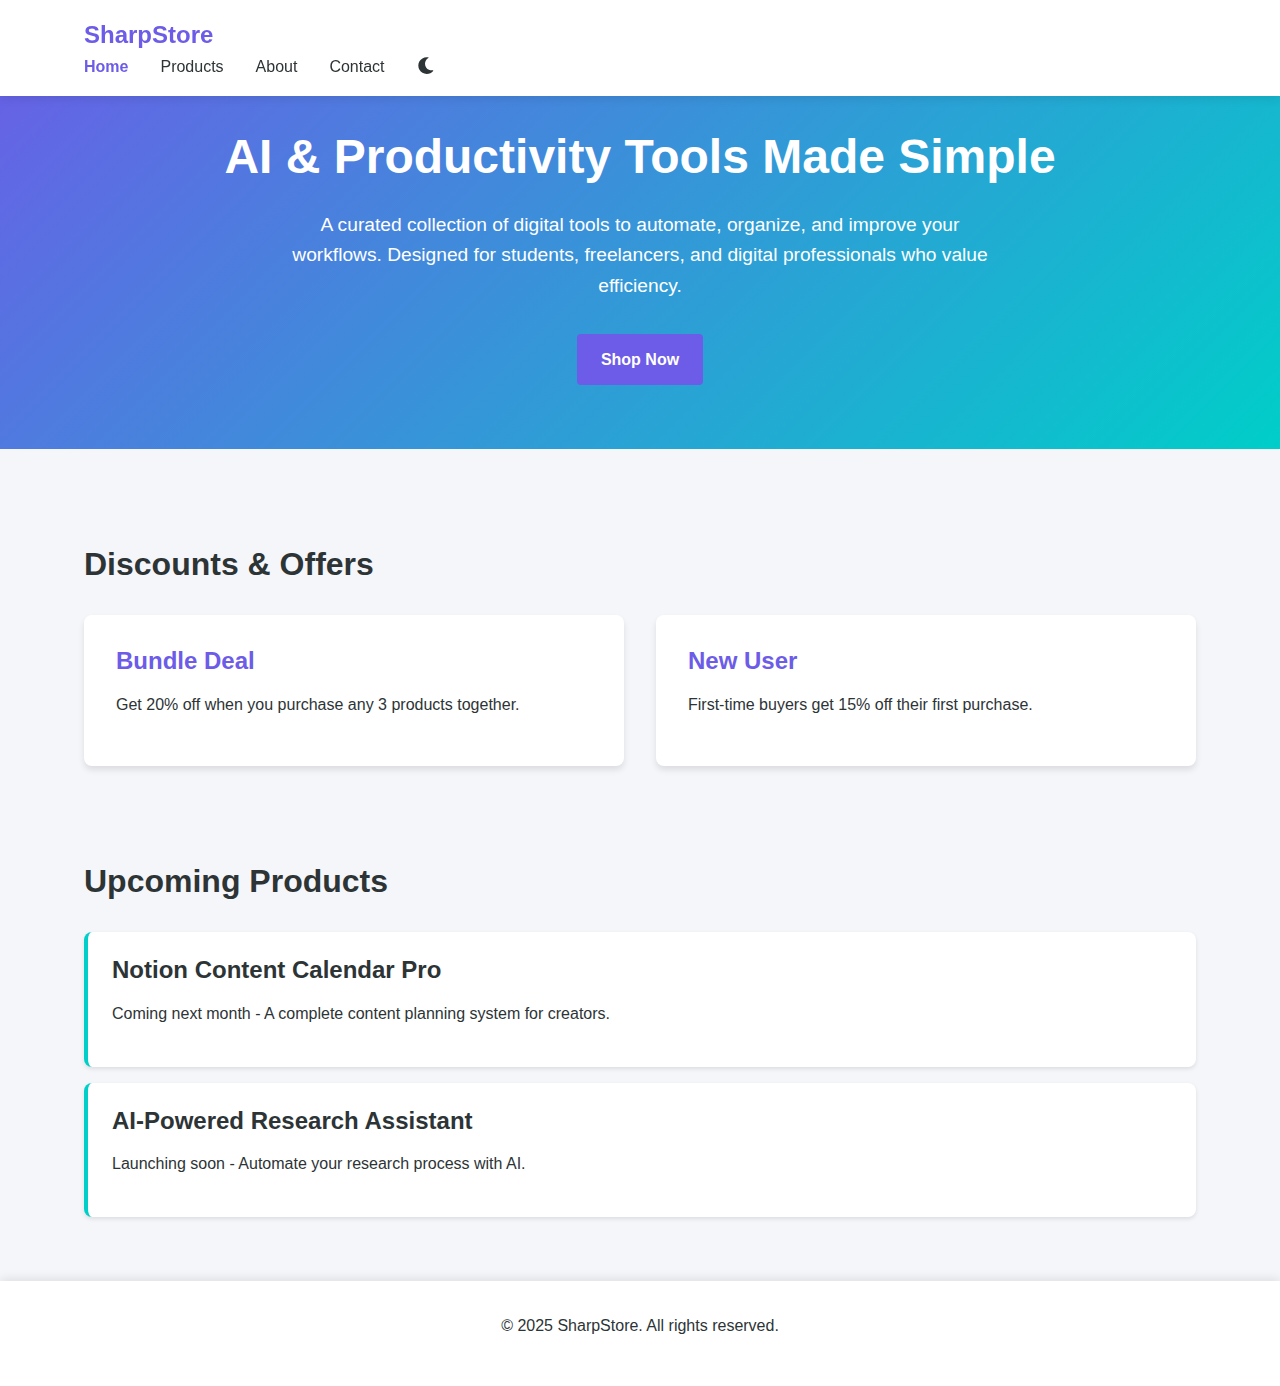
<file: index.html>
<!DOCTYPE html>
<html lang="en">
<head>
    <meta charset="UTF-8">
    <meta name="viewport" content="width=device-width, initial-scale=1.0">
    <title>SharpStore - AI & Productivity Tools Made Simple</title>
    <link rel="stylesheet" href="css/style.css">
    <link rel="stylesheet" href="css/dark-mode.css" id="darkModeStyle">
    <link rel="stylesheet" href="https://cdnjs.cloudflare.com/ajax/libs/font-awesome/6.0.0-beta3/css/all.min.css">
    <link rel="shortcut icon" href="./Images/notion-face.png" type="image/x-icon">
</head>
<body>
    <nav class="navbar">
        <div class="container">
            <a href="index.html" class="logo">Sharp<span>Store</span></a>
            <div class="nav-links">
                <a href="index.html" class="active">Home</a>
                <a href="products.html">Products</a>
                <a href="about.html">About</a>
                <a href="contact.html">Contact</a>
                <button id="themeToggle" class="theme-toggle">
                    <i class="fas fa-moon"></i>
                </button>
            </div>
        </div>
    </nav>

    <header class="hero">
        <div class="container">
            <h1>AI & Productivity Tools Made Simple</h1>
            <p>A curated collection of digital tools to automate, organize, and improve your workflows. Designed for students, freelancers, and digital professionals who value efficiency.</p>
            <a href="products.html" class="btn btn-primary">Shop Now</a>
        </div>
    </header>

    <section class="offers">
        <div class="container">
            <h2>Discounts & Offers</h2>
            <div class="offer-cards">
                <div class="offer-card">
                    <h3>Bundle Deal</h3>
                    <p>Get 20% off when you purchase any 3 products together.</p>
                </div>
                <div class="offer-card">
                    <h3>New User</h3>
                    <p>First-time buyers get 15% off their first purchase.</p>
                </div>
            </div>
        </div>
    </section>

    <section class="upcoming">
        <div class="container">
            <h2>Upcoming Products</h2>
            <div class="upcoming-list">
                <div class="upcoming-item">
                    <h3>Notion Content Calendar Pro</h3>
                    <p>Coming next month - A complete content planning system for creators.</p>
                </div>
                <div class="upcoming-item">
                    <h3>AI-Powered Research Assistant</h3>
                    <p>Launching soon - Automate your research process with AI.</p>
                </div>
            </div>
        </div>
    </section>

    <footer>
        <div class="container">
            <p>&copy; 2025 SharpStore. All rights reserved.</p>
        </div>
    </footer>

    <script src="js/dark-mode.js"></script>
    <script src="js/script.js"></script>
</body>
</html>
</file>
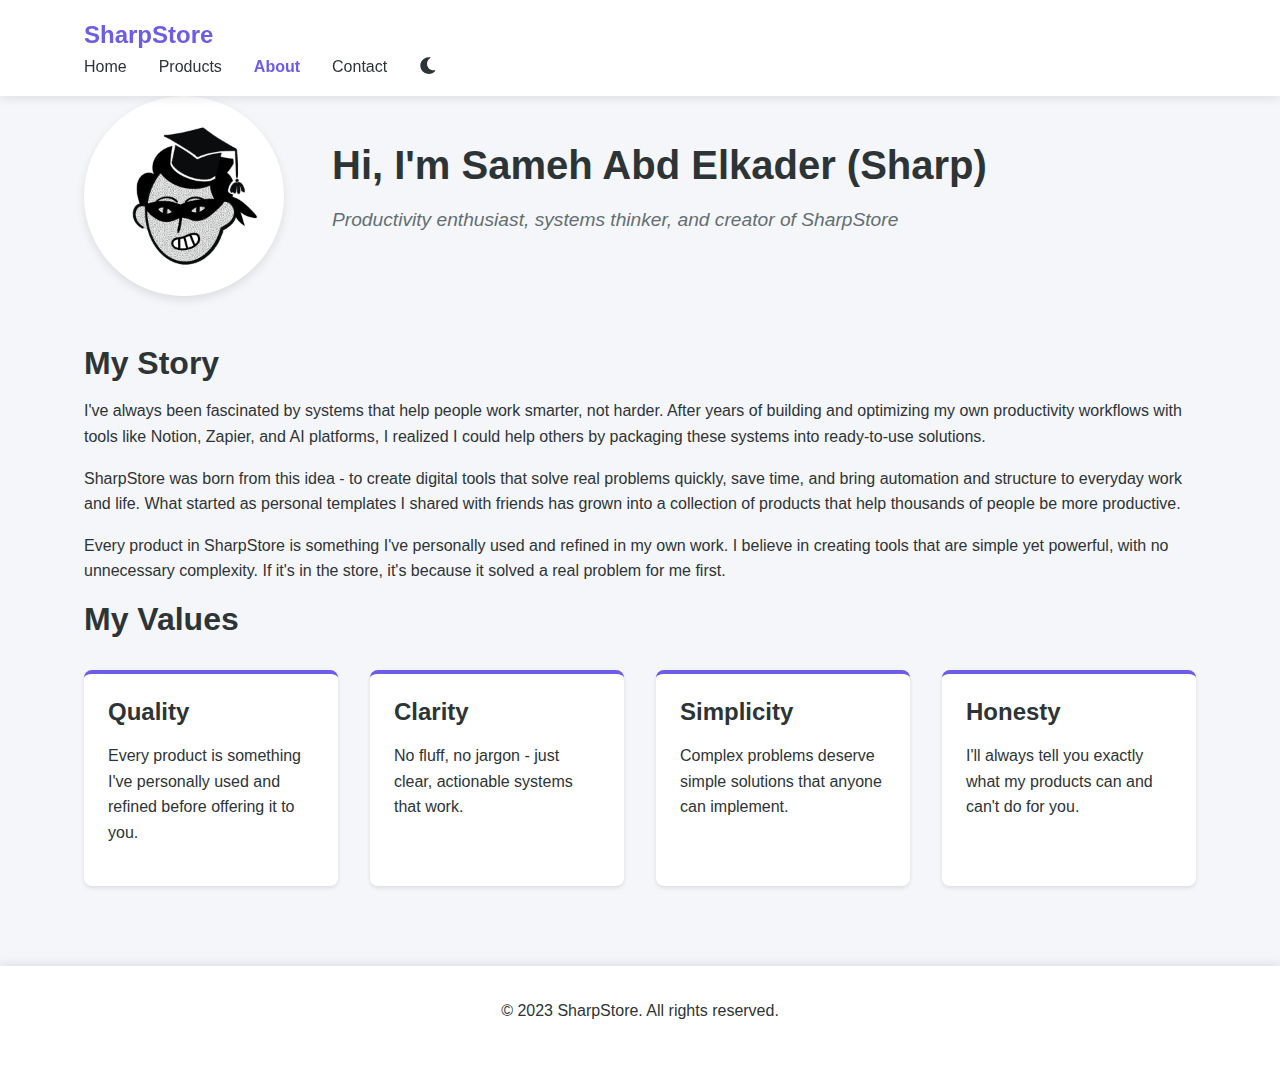
<file: about.html>
<!DOCTYPE html>
<html lang="en">
<head>
    <meta charset="UTF-8">
    <meta name="viewport" content="width=device-width, initial-scale=1.0">
    <title>About - SharpStore</title>
    <link rel="stylesheet" href="css/style.css">
    <link rel="stylesheet" href="css/dark-mode.css" id="darkModeStyle">
    <link rel="stylesheet" href="https://cdnjs.cloudflare.com/ajax/libs/font-awesome/6.0.0-beta3/css/all.min.css">
    <link rel="shortcut icon" href="./Images/notion-face.png" type="image/x-icon">
</head>
<body>
    <nav class="navbar">
        <div class="container">
            <a href="index.html" class="logo">Sharp<span>Store</span></a>
            <div class="nav-links">
                <a href="index.html">Home</a>
                <a href="products.html">Products</a>
                <a href="about.html" class="active">About</a>
                <a href="contact.html">Contact</a>
                <button id="themeToggle" class="theme-toggle">
                    <i class="fas fa-moon"></i>
                </button>
            </div>
        </div>
    </nav>

    <section class="about">
        <div class="container">
            <div class="about-header">
                <img src="./Images/notion-face.png" alt="Sameh Abd Elkader (Sharp)">
                <div class="about-intro">
                    <h1>Hi, I'm Sameh Abd Elkader (Sharp)</h1>
                    <p class="tagline">Productivity enthusiast, systems thinker, and creator of SharpStore</p>
                </div>
            </div>
            
            <div class="about-content">
                <h2>My Story</h2>
                <p>I've always been fascinated by systems that help people work smarter, not harder. After years of building and optimizing my own productivity workflows with tools like Notion, Zapier, and AI platforms, I realized I could help others by packaging these systems into ready-to-use solutions.</p>
                
                <p>SharpStore was born from this idea - to create digital tools that solve real problems quickly, save time, and bring automation and structure to everyday work and life. What started as personal templates I shared with friends has grown into a collection of products that help thousands of people be more productive.</p>
                
                <p>Every product in SharpStore is something I've personally used and refined in my own work. I believe in creating tools that are simple yet powerful, with no unnecessary complexity. If it's in the store, it's because it solved a real problem for me first.</p>
                
                <h2>My Values</h2>
                <div class="values-grid">
                    <div class="value-card">
                        <h3>Quality</h3>
                        <p>Every product is something I've personally used and refined before offering it to you.</p>
                    </div>
                    <div class="value-card">
                        <h3>Clarity</h3>
                        <p>No fluff, no jargon - just clear, actionable systems that work.</p>
                    </div>
                    <div class="value-card">
                        <h3>Simplicity</h3>
                        <p>Complex problems deserve simple solutions that anyone can implement.</p>
                    </div>
                    <div class="value-card">
                        <h3>Honesty</h3>
                        <p>I'll always tell you exactly what my products can and can't do for you.</p>
                    </div>
                </div>
    </section>

    <footer>
        <div class="container">
            <p>&copy; 2023 SharpStore. All rights reserved.</p>
        </div>
    </footer>

    <script src="js/dark-mode.js"></script>
    <script src="js/script.js"></script>
</body>
</html>
</file>
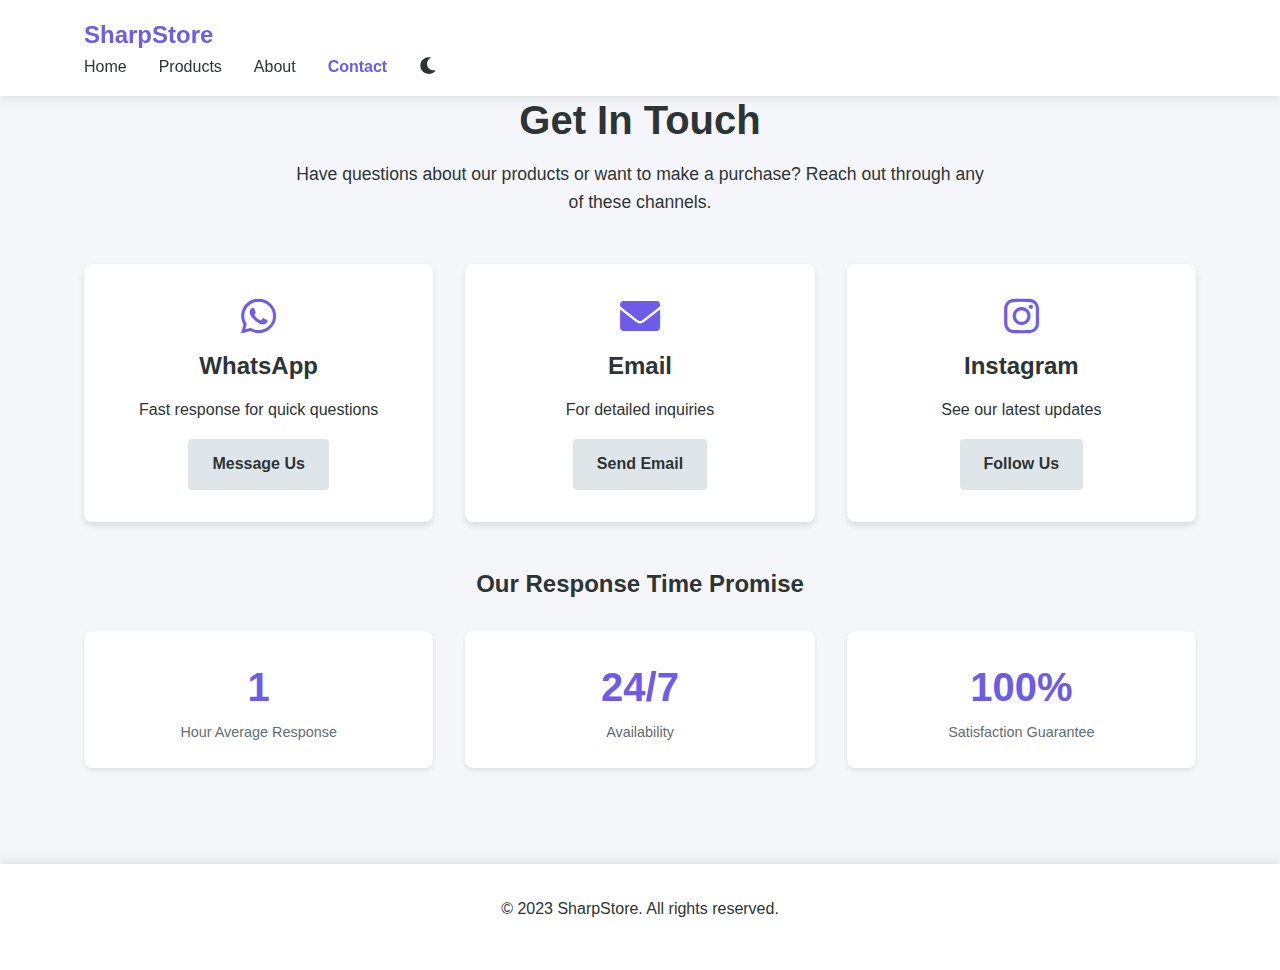
<file: contact.html>
<!DOCTYPE html>
<html lang="en">
<head>
    <meta charset="UTF-8">
    <meta name="viewport" content="width=device-width, initial-scale=1.0">
    <title>Contact - SharpStore</title>
    <link rel="stylesheet" href="css/style.css">
    <link rel="stylesheet" href="css/dark-mode.css" id="darkModeStyle">
    <link rel="stylesheet" href="https://cdnjs.cloudflare.com/ajax/libs/font-awesome/6.0.0-beta3/css/all.min.css">
    <link rel="shortcut icon" href="./Images/notion-face.png" type="image/x-icon">
</head>
<body>
    <nav class="navbar">
        <div class="container">
            <a href="index.html" class="logo">Sharp<span>Store</span></a>
            <div class="nav-links">
                <a href="index.html">Home</a>
                <a href="products.html">Products</a>
                <a href="about.html">About</a>
                <a href="contact.html" class="active">Contact</a>
                <button id="themeToggle" class="theme-toggle">
                    <i class="fas fa-moon"></i>
                </button>
            </div>
        </div>
    </nav>

    <section class="contact">
        <div class="container">
            <h1>Get In Touch</h1>
            <p class="subtitle">Have questions about our products or want to make a purchase? Reach out through any of these channels.</p>
            
            <div class="contact-methods">
                <div class="contact-card">
                    <i class="fab fa-whatsapp"></i>
                    <h3>WhatsApp</h3>
                    <p>Fast response for quick questions</p>
                    <a href="https://wa.me/1234567890" class="btn btn-secondary">Message Us</a>
                </div>
                <div class="contact-card">
                    <i class="fas fa-envelope"></i>
                    <h3>Email</h3>
                    <p>For detailed inquiries</p>
                    <a href="mailto:contact@sharpstore.com" class="btn btn-secondary">Send Email</a>
                </div>
                <div class="contact-card">
                    <i class="fab fa-instagram"></i>
                    <h3>Instagram</h3>
                    <p>See our latest updates</p>
                    <a href="https://instagram.com/sharpstore" class="btn btn-secondary">Follow Us</a>
                </div>
            </div>
            
            <div class="response-time">
                <h3>Our Response Time Promise</h3>
                <div class="response-metrics">
                    <div class="metric">
                        <span class="number">1</span>
                        <span class="label">Hour Average Response</span>
                    </div>
                    <div class="metric">
                        <span class="number">24/7</span>
                        <span class="label">Availability</span>
                    </div>
                    <div class="metric">
                        <span class="number">100%</span>
                        <span class="label">Satisfaction Guarantee</span>
                    </div>
                </div>
            </div>
        </div>
    </section>

    <footer>
        <div class="container">
            <p>&copy; 2023 SharpStore. All rights reserved.</p>
        </div>
    </footer>

    <script src="js/dark-mode.js"></script>
    <script src="js/script.js"></script>
</body>
</html>
</file>
<file: css/style.css>
/* Base Styles */
:root {
    --primary-color: #6c5ce7;
    --secondary-color: #a29bfe;
    --text-color: #2d3436;
    --bg-color: #f5f6fa;
    --card-bg: #ffffff;
    --accent-color: #00cec9;
    --light-gray: #dfe6e9;
    --dark-gray: #636e72;
}

* {
    margin: 0;
    padding: 0;
    box-sizing: border-box;
    font-family: 'Segoe UI', Tahoma, Geneva, Verdana, sans-serif;
}

body {
    background-color: var(--bg-color);
    color: var(--text-color);
    line-height: 1.6;
    transition: background-color 0.3s, color 0.3s;
    min-height: 100vh;
    display: flex;
    flex-direction: column;
}

.container {
    width: 90%;
    max-width: 1200px;
    margin: 0 auto;
    padding: 0 20px;
}

/* Typography */
h1, h2, h3, h4 {
    margin-bottom: 1rem;
    line-height: 1.2;
}

h1 {
    font-size: 2.5rem;
}

h2 {
    font-size: 2rem;
}

h3 {
    font-size: 1.5rem;
}

p {
    margin-bottom: 1rem;
}

a {
    text-decoration: none;
    color: var(--primary-color);
    transition: color 0.3s;
}

a:hover {
    color: var(--accent-color);
}

/* Buttons - Fixed hover states */
.btn {
    display: inline-block;
    padding: 0.8rem 1.5rem;
    border-radius: 4px;
    font-weight: 600;
    text-align: center;
    transition: all 0.3s ease;
    border: none;
    cursor: pointer;
}

.btn-primary {
    background-color: var(--primary-color);
    color: white;
}

.btn-primary:hover {
    background-color: var(--accent-color);
    color: white; /* Explicitly set to maintain visibility */
    transform: translateY(-2px);
    box-shadow: 0 4px 8px rgba(0, 0, 0, 0.1);
}

.btn-secondary {
    background-color: var(--light-gray);
    color: var(--text-color);
}

.btn-secondary:hover {
    background-color: var(--secondary-color);
    color: white;
    transform: translateY(-2px);
}

/* Navbar */
.navbar {
    background-color: var(--card-bg);
    box-shadow: 0 2px 10px rgba(0, 0, 0, 0.1);
    position: fixed;
    width: 100%;
    top: 0;
    z-index: 1000;
    padding: 1rem 0;
}

.logo {
    font-size: 1.5rem;
    font-weight: 700;
}

.logo span {
    color: var(--primary-color);
}

.nav-links {
    display: flex;
    align-items: center;
    gap: 2rem;
}

.nav-links a {
    color: var(--text-color);
    font-weight: 500;
}

.nav-links a.active {
    color: var(--primary-color);
    font-weight: 600;
}

.theme-toggle {
    background: none;
    border: none;
    font-size: 1.2rem;
    cursor: pointer;
    color: var(--text-color);
    transition: transform 0.3s;
}

.theme-toggle:hover {
    transform: scale(1.1);
}

/* Hero Section - Improved button contrast */
.hero {
    padding: 8rem 0 4rem;
    text-align: center;
    background: linear-gradient(135deg, var(--primary-color), var(--accent-color));
    color: white;
    margin-bottom: 3rem;
}

.hero h1 {
    font-size: 3rem;
    margin-bottom: 1.5rem;
}

.hero p {
    max-width: 700px;
    margin: 0 auto 2rem;
    font-size: 1.2rem;
}

.hero .btn-primary:hover {
    background-color: white;
    color: var(--primary-color); /* Better contrast on gradient */
}

/* Offers Section */
.offers {
    padding: 3rem 0;
}

.offer-cards {
    display: grid;
    grid-template-columns: repeat(auto-fit, minmax(300px, 1fr));
    gap: 2rem;
    margin-top: 2rem;
}

.offer-card {
    background-color: var(--card-bg);
    padding: 2rem;
    border-radius: 8px;
    box-shadow: 0 4px 6px rgba(0, 0, 0, 0.1);
    transition: transform 0.3s;
}

.offer-card:hover {
    transform: translateY(-5px);
}

.offer-card h3 {
    color: var(--primary-color);
}

/* Upcoming Section */
.upcoming {
    padding: 3rem 0;
}

.upcoming-list {
    margin-top: 2rem;
}

.upcoming-item {
    background-color: var(--card-bg);
    padding: 1.5rem;
    margin-bottom: 1rem;
    border-radius: 8px;
    box-shadow: 0 2px 4px rgba(0, 0, 0, 0.1);
    border-left: 4px solid var(--accent-color);
}

/* Products Page */
.products {
    padding: 6rem 0 3rem;
}

.product-grid {
    display: grid;
    grid-template-columns: repeat(auto-fill, minmax(280px, 1fr));
    gap: 2rem;
    margin-top: 2rem;
}

.product-card {
    background-color: var(--card-bg);
    border-radius: 8px;
    overflow: hidden;
    box-shadow: 0 4px 6px rgba(0, 0, 0, 0.1);
    transition: transform 0.3s, box-shadow 0.3s;
}

.product-card:hover {
    transform: translateY(-5px);
    box-shadow: 0 10px 20px rgba(0, 0, 0, 0.1);
}

.product-card img {
    width: 100%;
    height: 200px;
    object-fit: cover;
}

.product-card h3 {
    padding: 0 1rem;
    margin-top: 1rem;
}

.product-card p {
    padding: 0 1rem;
    color: var(--dark-gray);
    font-size: 0.9rem;
    min-height: 60px;
}

.price {
    display: block;
    padding: 0 1rem;
    font-weight: 700;
    font-size: 1.2rem;
    color: var(--primary-color);
    margin: 0.5rem 0;
}

.product-card .btn {
    display: block;
    margin: 1rem;
    width: calc(100% - 2rem);
}

/* Product Detail Page */
.product-detail {
    padding: 6rem 0 3rem;
}

.product-main {
    display: grid;
    grid-template-columns: 1fr 1fr;
    gap: 3rem;
    margin-bottom: 3rem;
}

.product-main img {
    width: 100%;
    border-radius: 8px;
    box-shadow: 0 4px 10px rgba(0, 0, 0, 0.1);
}

.rating {
    margin: 1rem 0;
    display: flex;
    align-items: center;
    gap: 0.5rem;
}

.stars {
    color: #fdcb6e;
    font-size: 1.2rem;
}

.product-details {
    margin: 3rem 0;
}

.details-content {
    display: grid;
    grid-template-columns: 1fr 1fr;
    gap: 2rem;
    margin-top: 2rem;
}

.details-section {
    background-color: var(--card-bg);
    padding: 1.5rem;
    border-radius: 8px;
    box-shadow: 0 2px 4px rgba(0, 0, 0, 0.1);
}

.details-section ul {
    padding-left: 1.5rem;
}

.details-section li {
    margin-bottom: 0.5rem;
}

.product-faq {
    margin: 3rem 0;
}

.faq-item {
    background-color: var(--card-bg);
    padding: 1.5rem;
    margin-bottom: 1rem;
    border-radius: 8px;
    box-shadow: 0 2px 4px rgba(0, 0, 0, 0.1);
}

/* About Page */
.about {
    padding: 6rem 0 3rem;
}

.about-header {
    display: flex;
    align-items: center;
    gap: 3rem;
    margin-bottom: 3rem;
}

.about-header img {
    width: 200px;
    height: 200px;
    border-radius: 50%;
    object-fit: cover;
    box-shadow: 0 4px 10px rgba(0, 0, 0, 0.1);
}

.tagline {
    font-size: 1.2rem;
    color: var(--dark-gray);
    font-style: italic;
}

.values-grid {
    display: grid;
    grid-template-columns: repeat(auto-fit, minmax(250px, 1fr));
    gap: 2rem;
    margin: 2rem 0;
}

.value-card {
    background-color: var(--card-bg);
    padding: 1.5rem;
    border-radius: 8px;
    box-shadow: 0 2px 4px rgba(0, 0, 0, 0.1);
    border-top: 4px solid var(--primary-color);
}

.timeline {
    margin: 2rem 0;
    position: relative;
    padding-left: 2rem;
}

.timeline::before {
    content: '';
    position: absolute;
    left: 7px;
    top: 0;
    bottom: 0;
    width: 2px;
    background-color: var(--primary-color);
}

.timeline-item {
    position: relative;
    padding-bottom: 2rem;
    padding-left: 2rem;
}

.timeline-item h3 {
    position: relative;
}

.timeline-item h3::before {
    content: '';
    position: absolute;
    left: -2.7rem;
    top: 0.5rem;
    width: 12px;
    height: 12px;
    border-radius: 50%;
    background-color: var(--primary-color);
    border: 2px solid var(--card-bg);
}

.cta-section {
    background-color: var(--card-bg);
    padding: 2rem;
    border-radius: 8px;
    margin-top: 3rem;
    text-align: center;
    box-shadow: 0 2px 4px rgba(0, 0, 0, 0.1);
}

.newsletter-form {
    display: flex;
    max-width: 500px;
    margin: 1rem auto 0;
}

.newsletter-form input {
    flex: 1;
    padding: 0.8rem;
    border: 1px solid var(--light-gray);
    border-radius: 4px 0 0 4px;
    font-size: 1rem;
}

.newsletter-form button {
    border-radius: 0 4px 4px 0;
}

/* Contact Page */
.contact {
    padding: 6rem 0 3rem;
    text-align: center;
}

.subtitle {
    max-width: 700px;
    margin: 0 auto 3rem;
    font-size: 1.1rem;
}

.contact-methods {
    display: grid;
    grid-template-columns: repeat(auto-fit, minmax(250px, 1fr));
    gap: 2rem;
    margin: 3rem 0;
}

.contact-card {
    background-color: var(--card-bg);
    padding: 2rem;
    border-radius: 8px;
    box-shadow: 0 4px 6px rgba(0, 0, 0, 0.1);
    transition: transform 0.3s;
}

.contact-card:hover {
    transform: translateY(-5px);
}

.contact-card i {
    font-size: 2.5rem;
    color: var(--primary-color);
    margin-bottom: 1rem;
}

.testimonials {
    margin: 4rem 0;
}

.testimonial-grid {
    display: grid;
    grid-template-columns: repeat(auto-fit, minmax(300px, 1fr));
    gap: 2rem;
    margin-top: 2rem;
}

.testimonial-card {
    background-color: var(--card-bg);
    padding: 1.5rem;
    border-radius: 8px;
    box-shadow: 0 2px 4px rgba(0, 0, 0, 0.1);
    position: relative;
}

.testimonial-card::before {
    content: '"';
    position: absolute;
    top: 10px;
    left: 10px;
    font-size: 4rem;
    color: var(--light-gray);
    z-index: 0;
}

.testimonial-card p {
    position: relative;
    z-index: 1;
    font-style: italic;
}

.author {
    font-weight: 600;
    color: var(--primary-color);
    text-align: right;
}

.response-time {
    margin: 3rem 0;
}

.response-metrics {
    display: grid;
    grid-template-columns: repeat(auto-fit, minmax(150px, 1fr));
    gap: 2rem;
    margin-top: 2rem;
}

.metric {
    background-color: var(--card-bg);
    padding: 1.5rem;
    border-radius: 8px;
    box-shadow: 0 2px 4px rgba(0, 0, 0, 0.1);
    text-align: center;
}

.number {
    display: block;
    font-size: 2.5rem;
    font-weight: 700;
    color: var(--primary-color);
}

.label {
    font-size: 0.9rem;
    color: var(--dark-gray);
}

/* Footer */
footer {
    background-color: var(--card-bg);
    padding: 2rem 0;
    text-align: center;
    margin-top: auto; /* Changed from 3rem to auto for better footer positioning */
    box-shadow: 0 -2px 10px rgba(0, 0, 0, 0.1);
}

/* Search Bar Styles - Improved */
.search-container {
    display: flex;
    max-width: 500px;
    margin: 1.5rem auto 2rem;
    position: relative;
    background: var(--card-bg);
    border-radius: 4px;
    box-shadow: 0 2px 4px rgba(0, 0, 0, 0.05);
}

.search-input {
    flex: 1;
    padding: 0.8rem 1rem;
    border: 2px solid var(--light-gray);
    border-radius: 4px;
    font-size: 1rem;
    transition: all 0.3s;
    background: transparent;
}

.search-input:focus {
    outline: none;
    border-color: var(--primary-color);
    box-shadow: 0 0 0 3px rgba(108, 92, 231, 0.2);
}

.search-button {
    position: absolute;
    right: 0;
    top: 0;
    height: 100%;
    background: none;
    border: none;
    padding: 0 1rem;
    cursor: pointer;
    color: var(--dark-gray);
    transition: color 0.3s;
}

.search-button:hover {
    color: var(--primary-color);
}

.no-results {
    grid-column: 1 / -1;
    text-align: center;
    padding: 2rem;
    color: var(--dark-gray);
    font-style: italic;
    background: var(--card-bg);
    border-radius: 8px;
}

/* Responsive Design */
@media (max-width: 768px) {
    .nav-links {
        gap: 1rem;
    }
    
    .hero h1 {
        font-size: 2.2rem;
    }
    
    .product-main {
        grid-template-columns: 1fr;
    }
    
    .details-content {
        grid-template-columns: 1fr;
    }
    
    .about-header {
        flex-direction: column;
        text-align: center;
    }
}

@media (max-width: 576px) {
    .container {
        width: 95%;
    }
    
    .nav-links {
        gap: 0.8rem;
        font-size: 0.9rem;
    }
    
    .logo {
        font-size: 1.2rem;
    }
    
    .search-container {
        margin: 1rem auto 1.5rem;
    }
}
</file>
<file: css/dark-mode.css>
/* dark-mode.css */
:root {
    --primary-color: #6c5ce7;
    --secondary-color: #a29bfe;
    --text-color: #f5f6fa;
    --bg-color: #1e272e;
    --card-bg: #2d3436;
    --accent-color: #00cec9;
    --light-gray: #636e72;
    --dark-gray: #b2bec3;
}

/* Dark mode specific overrides */
.dark-mode .hero .btn-primary:hover {
    background-color: white;
    color: var(--primary-color);
}

.dark-mode .search-container {
    box-shadow: 0 2px 4px rgba(0, 0, 0, 0.3);
}

.dark-mode .search-input {
    background: var(--card-bg);
    color: var(--text-color);
    border-color: var(--light-gray);
}

.dark-mode .no-results {
    background: var(--bg-color);
    color: var(--text-color);
}

.dark-mode .offer-card,
.dark-mode .upcoming-item,
.dark-mode .product-card,
.dark-mode .details-section,
.dark-mode .faq-item,
.dark-mode .value-card,
.dark-mode .contact-card,
.dark-mode .testimonial-card,
.dark-mode .metric {
    box-shadow: 0 4px 6px rgba(0, 0, 0, 0.3);
}
</file>
